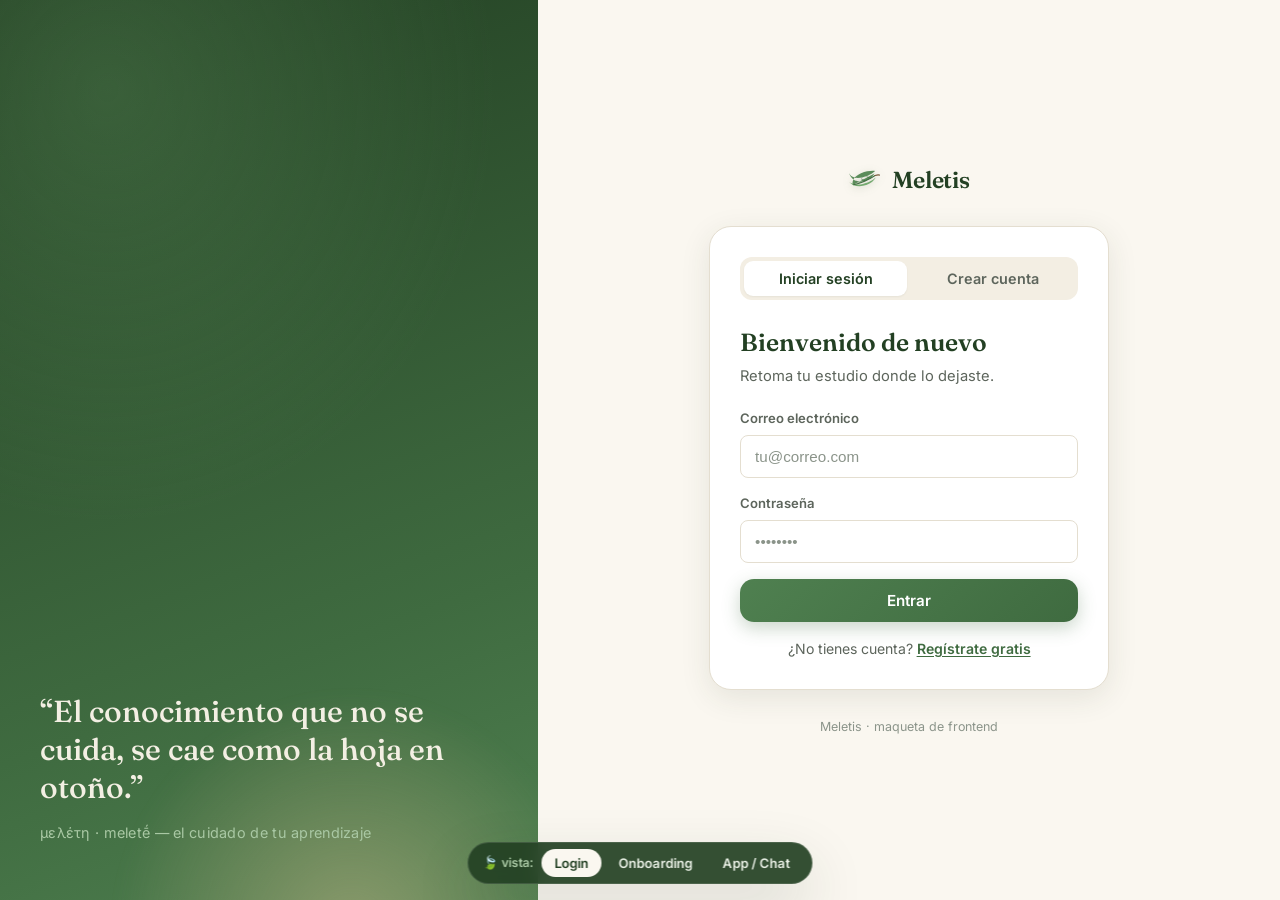
<file: index.html>
<!DOCTYPE html>
<html lang="es">
<head>
  <meta charset="UTF-8" />
  <meta name="viewport" content="width=device-width, initial-scale=1.0" />
  <title>Meletis · Tu guía de estudio</title>
  <meta name="description" content="Meletis — un agente de IA que aprende contigo y te guía en cada paso de tu estudio." />

  <link rel="preconnect" href="https://fonts.googleapis.com" />
  <link rel="preconnect" href="https://fonts.gstatic.com" crossorigin />
  <link href="https://fonts.googleapis.com/css2?family=Fraunces:opsz,wght@9..144,400;9..144,500;9..144,600&family=Inter:wght@400;500;600;700&display=swap" rel="stylesheet" />

  <link rel="stylesheet" href="styles/main.css" />
  <link rel="icon" href="assets/logo.svg" type="image/svg+xml" />
</head>
<body>

  <div data-views></div>

  <div class="devnav" data-devnav>
    <span class="devnav__tag">🍃 vista:</span>
    <button data-goto="auth">Login</button>
    <button data-goto="onboarding">Onboarding</button>
    <button data-goto="app">App / Chat</button>
  </div>

  <script type="module" src="scripts/main.js"></script>
</body>
</html>
</file>
<file: styles/main.css>
/*importar hojas de estilo en index*/
/*separar hojas de estilo por vistas y componentes base*/
@import "base.css";
@import "components.css";
@import "auth.css";
@import "onboarding.css";
@import "app.css";
@import "devnav.css";
</file>
